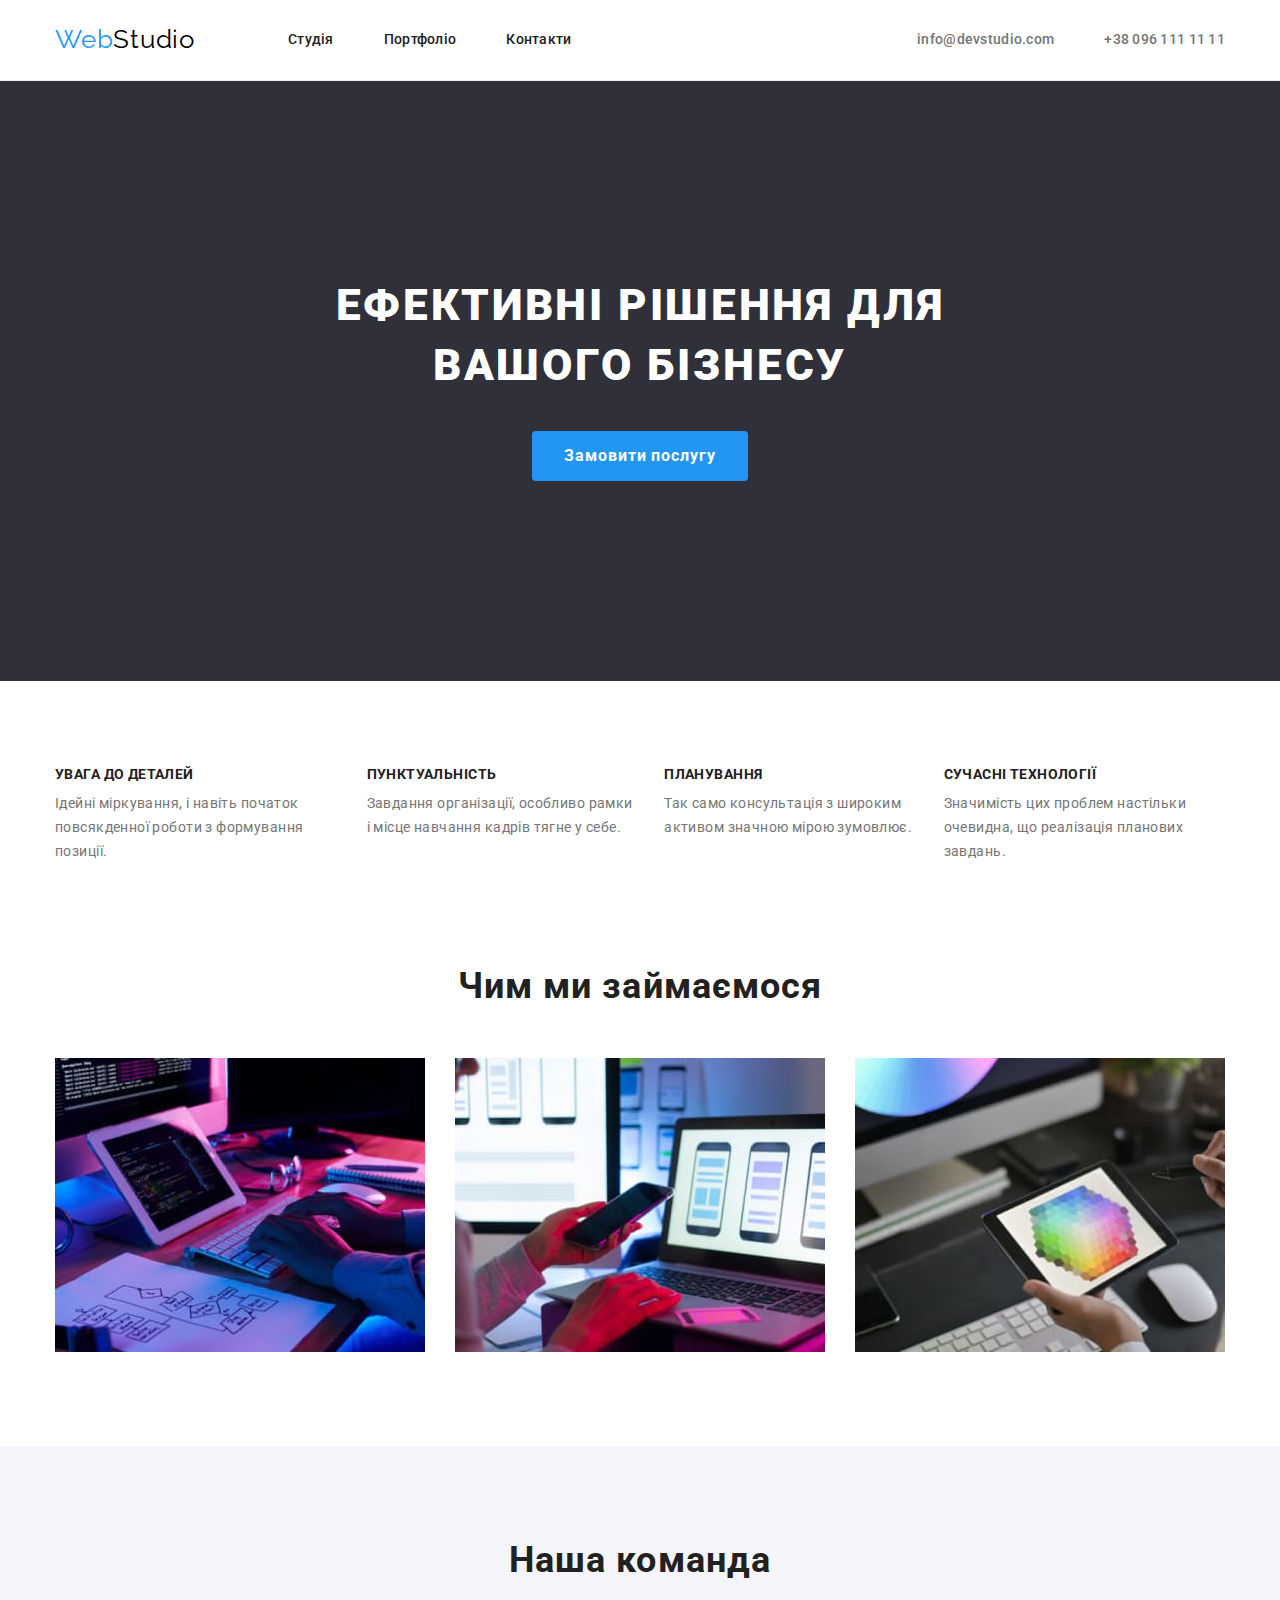
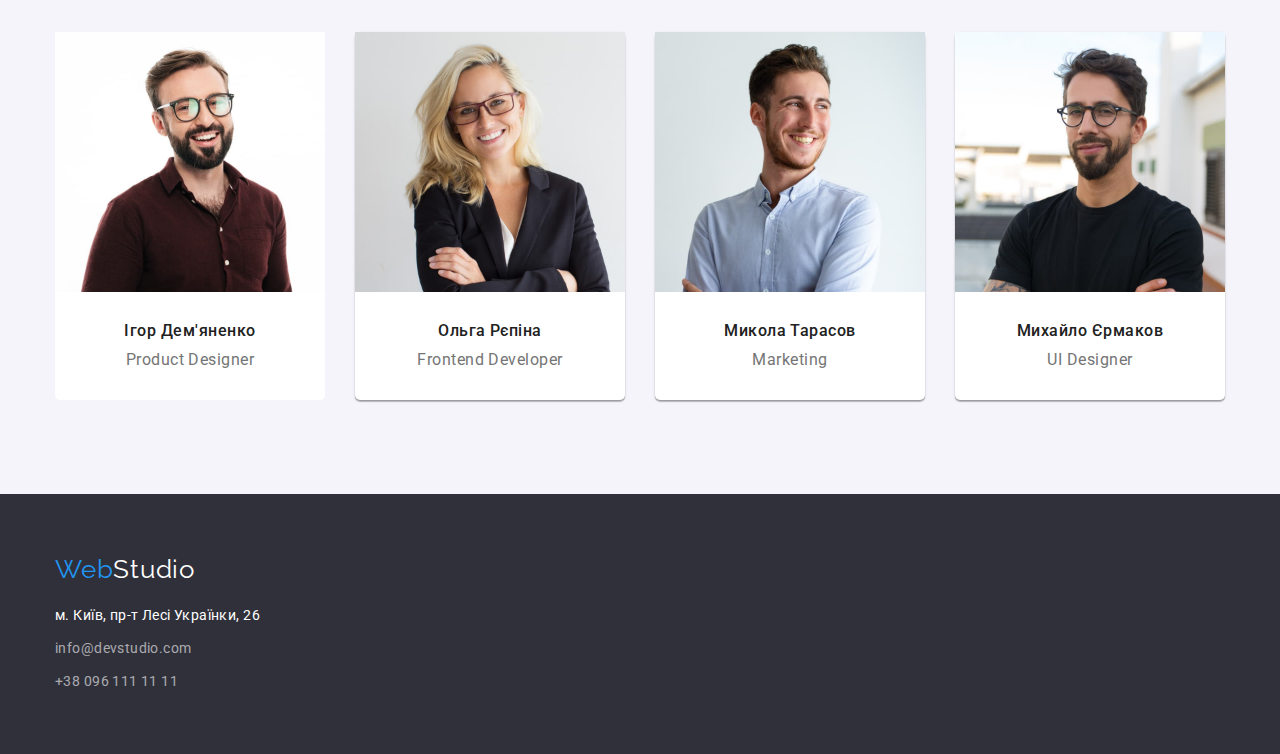
<file: index.html>
<!DOCTYPE html>
<html lang="uk">

<head>
  <meta charset="UTF-8" />
  <meta http-equiv="X-UA-Compatible" content="IE=edge" />
  <meta name="viewport" content="width=, initial-scale=1.0" />
  <title>Студія</title>
  <link rel="preconnect" href="https://fonts.googleapis.com" />
  <link rel="preconnect" href="https://fonts.gstatic.com" crossorigin />
  <link href="https://fonts.googleapis.com/css2?family=Raleway:wght@700&family=Roboto:wght@400;500;700;900&display=swap"
    rel="stylesheet" />
  <link rel="stylesheet" href="https://cdnjs.cloudflare.com/ajax/libs/modern-normalize/1.1.0/modern-normalize.css" />
  <link rel="stylesheet" href="./css/style.css" />
</head>

<body>
  <header class="header">
    <div class="container container-nav-link">
      <a href="#" class="nav-logo"><span class="nav-logo-title">Web</span>Studio</a>
      <nav class="navigation-link">
        <ul class="nav-link">
          <li><a href="#" class="link">Студія</a></li>
          <li><a href="./portfolio.html" class="link">Портфоліо</a></li>
          <li><a href="#" class="link">Контакти</a></li>
        </ul>
      </nav>
      <ul class="link-contact">
        <li>
          <a href="mailto:info@devstudio.com" class="contact contact-mail">info@devstudio.com</a>
        </li>
        <li><a href="tel:+380961111111" class="contact">+38 096 111 11 11</a></li>
      </ul>
    </div>
  </header>
  <main>
    <section class="title">
      <div class="container container-title">
        <h1 class="title-header">Ефективні рішення для вашого бізнесу</h1>
        <button type="button" class="btn">Замовити послугу</button>
      </div>
    </section>
    <section class="benefits">
      <div class="container">
        <h2 class="caption">Наші переваги</h2>
        <ul class="benefits-list">
          <li class="item">
            <h3 class="item-header">УВАГА ДО ДЕТАЛЕЙ</h3>
            <p class="text">
              Ідейні міркування, і навіть початок повсякденної роботи з формування позиції.
            </p>
          </li>
          <li class="item">
            <h3 class="item-header">ПУНКТУАЛЬНІСТЬ</h3>
            <p class="text">
              Завдання організації, особливо рамки і місце навчання кадрів тягне у себе.
            </p>
          </li>
          <li class="item">
            <h3 class="item-header">ПЛАНУВАННЯ</h3>
            <p class="text">Так само консультація з широким активом значною мірою зумовлює.</p>
          </li>
          <li class="item">
            <h3 class="item-header">СУЧАСНІ ТЕХНОЛОГІЇ</h3>
            <p class="text">
              Значимість цих проблем настільки очевидна, що реалізація планових завдань.
            </p>
          </li>
        </ul>
      </div>
    </section>
    <section class="works">
      <div class="container">
        <h2 class="work">Чим ми займаємося</h2>
        <ul class="work-photo">
          <li>
            <img src="./images/photo1.jpg" alt="людина працює на планшеті" width="370" height="294" />
          </li>
          <li>
            <img src="./images/photo2.jpg" alt="людина працює за ноутбуком" width="370" height="294" />
          </li>
          <li>
            <img src="./images/photo3.jpg" alt="людина працює на планшеті" width="370" height="294" />
          </li>
        </ul>
      </div>
    </section>
    <section class="out-team">
      <div class="container work-out-team">
        <h2 class="work ">Наша команда</h2>
        <ul class="work-team">
          <li class="player">
            <img src="./images/igor.jpg" alt="фото учасника команди" width="270" height="260" />
            <h3 class="player-team">Ігор Дем'яненко</h3>
            <p lang="en" class="job">Product Designer</p>
          </li>
          <li class="player player-teams">
            <img src="./images/olga.jpg" alt="фото учасника команди" width="270" height="260" />
            <h3 class="player-team">Ольга Рєпіна</h3>
            <p lang="en" class="job">Frontend Developer</p>
          </li>
          <li class="player player-teams">
            <img src="./images/nikolay.jpg" alt="фото учасника команди" width="270" height="260" />
            <h3 class="player-team">Микола Тарасов</h3>
            <p lang="en" class="job">Marketing</p>
          </li>
          <li class="player player-teams">
            <img src="./images/michael.jpg" alt="фото учасника команди" width="270" height="260" />
            <h3 class="player-team">Михайло Єрмаков</h3>
            <p lang="en" class="job">UI Designer</p>
          </li>
        </ul>
      </div>
    </section>
  </main>
  <footer class="basement">
    <div class="container">
      <a href="#" class="webstudio"><span class="nav-logo-title">Web</span>Studio</a>
      <address class="address">
        <a href="https://goo.gl/maps/wqp1L68H8jc3v6tp8" class="address-title">м. Київ, пр-т Лесі Українки, 26</a>
      </address>
      <ul class="link-contact-footer">
        <li>
          <a href="mailto:info@devstudio.com" class="connection connection-mail">info@devstudio.com</a>
        </li>
        <li><a href="tel:+380961111111" class="connection">+38 096 111 11 11</a></li>
      </ul>
    </div>
  </footer>
</body>

</html>
</file>
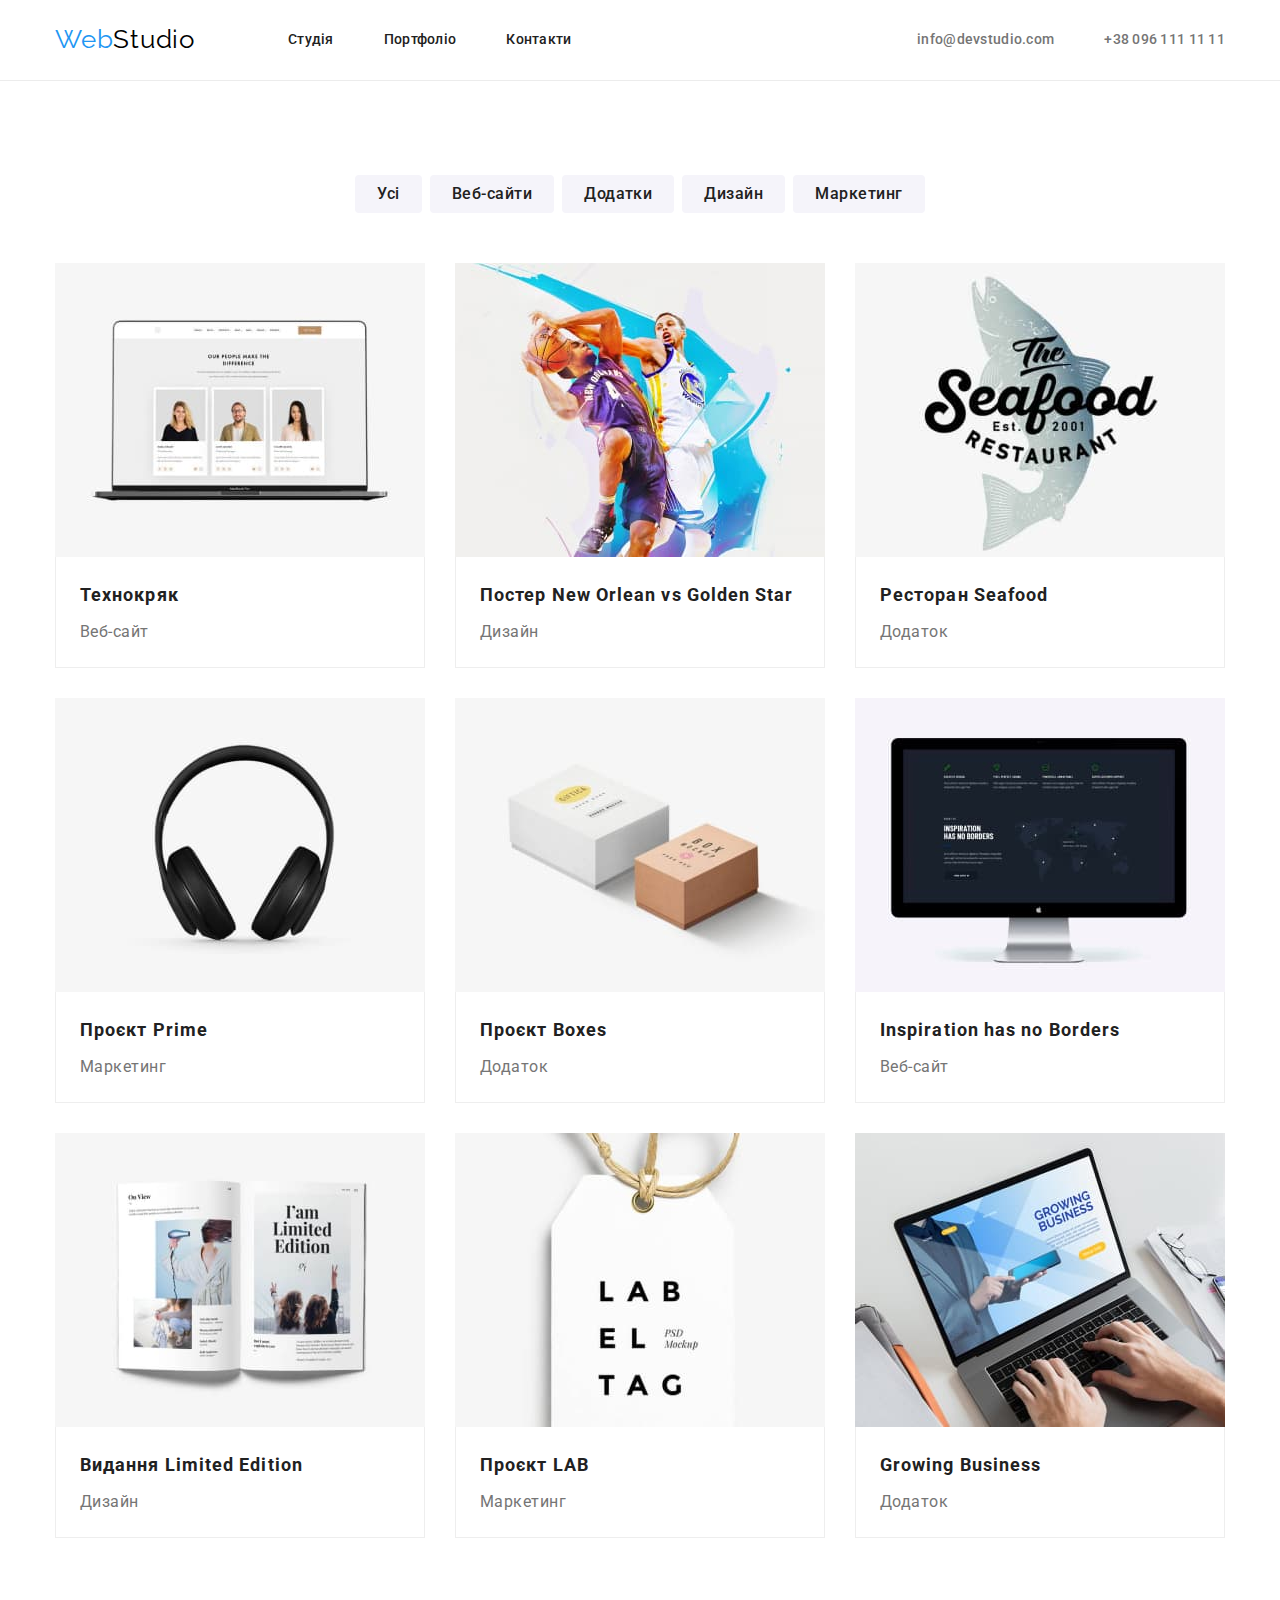
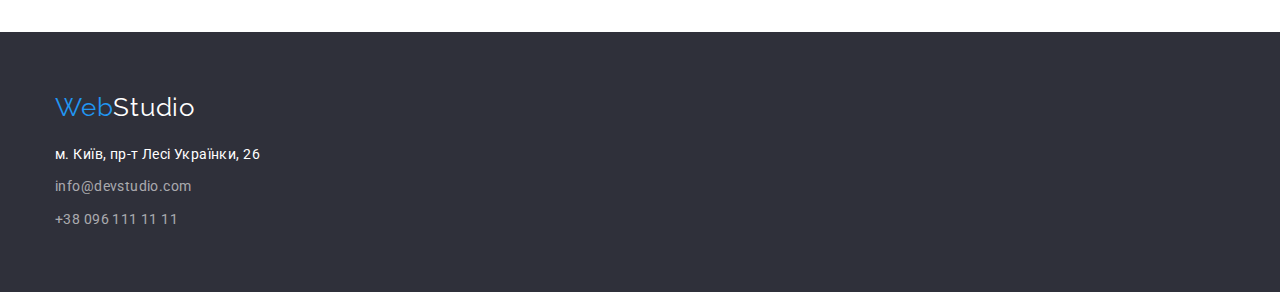
<file: portfolio.html>
<!DOCTYPE html>
<html lang="uk">

<head>
  <meta charset="UTF-8" />
  <meta http-equiv="X-UA-Compatible" content="IE=edge" />
  <meta name="viewport" content="width=, initial-scale=1.0" />
  <title>Портфоліо</title>
  <link rel="preconnect" href="https://fonts.googleapis.com" />
  <link rel="preconnect" href="https://fonts.gstatic.com" crossorigin />
  <link href="https://fonts.googleapis.com/css2?family=Raleway:wght@700&family=Roboto:wght@400;500;700;900&display=swap"
    rel="stylesheet" />
  <link rel="stylesheet" href="https://cdnjs.cloudflare.com/ajax/libs/modern-normalize/1.1.0/modern-normalize.css" />
  <link rel="stylesheet" href="./css/style.css" />
</head>

<body>
  <header class="header">
    <div class="container container-nav-link">
      <a href="#" class="nav-logo"><span class="nav-logo-title">Web</span>Studio</a>
      <nav class="navigation-link">
        <ul class="nav-link">
          <li><a href="./index.html" class="link">Студія</a></li>
          <li><a href="#" class="link">Портфоліо</a></li>
          <li><a href="#" class="link">Контакти</a></li>
        </ul>
      </nav>
      <ul class="link-contact">
        <li>
          <a href="mailto:info@devstudio.com" class="contact contact-mail">info@devstudio.com</a>
        </li>
        <li><a href="tel:+380961111111" class="contact">+38 096 111 11 11</a></li>
      </ul>
    </div>
  </header>
  <main class="content">
    <section class="section-portfolio">
      <div class="container">
        <h1 class="caption">Портфоліо</h1>
        <ul class="navigation">
          <li><button type="button" class="navigation-btn">Усі</button></li>
          <li><button type="button" class="navigation-btn">Веб-сайти</button></li>
          <li><button type="button" class="navigation-btn">Додатки</button></li>
          <li><button type="button" class="navigation-btn">Дизайн</button></li>
          <li><button type="button" class="navigation-btn">Маркетинг</button></li>
        </ul>
      </div>
      <div class="container">
        <ul class="portfolio">
          <li class="photo-items">
            <a href="#" class="photo">
              <img src="./images/technoquack.jpg" alt="ноутбук з фото" width="370" height="294" />
              <div class="informetion">
                <h2 class="portfolio-items">Технокряк</h2>
                <p class="portfolio-item">Веб-сайт</p>
              </div>
            </a>
          </li>
          <li class="photo-items">
            <a href="#" class="photo">
              <img src="./images/neworleanvsgoldenstar.jpg" alt="двоє чоловіків грають в баскетбол" width="370"
                height="294" />
              <div class="informetion">
                <h2 class="portfolio-items">Постер New Orlean vs Golden Star</h2>
                <p class="portfolio-item">Дизайн</p>
              </div>
            </a>
          </li>
          <li class="photo-items">
            <a href="#" class="photo">
              <img src="./images/seafood.jpg" alt="логотип ресторану Seafood" width="370" height="294" />
              <div class="informetion">
                <h2 class="portfolio-items">Ресторан Seafood</h2>
                <p class="portfolio-item">Додаток</p>
              </div>
            </a>
          </li>
          <li class="photo-items">
            <a href="#" class="photo">
              <img src="./images/prime.jpg" alt="навушники" width="370" height="294" />
              <div class="informetion">
                <h2 class="portfolio-items">Проєкт Prime</h2>
                <p class="portfolio-item">Маркетинг</p>
              </div>
            </a>
          </li>
          <li class="photo-items">
            <a href="#" class="photo">
              <img src="./images/boxes.jpg" alt="дві коробки" width="370" height="294" />
              <div class="informetion">
                <h2 class="portfolio-items">Проєкт Boxes</h2>
                <p class="portfolio-item">Додаток</p>
              </div>
            </a>
          </li>
          <li class="photo-items">
            <a href="#" class="photo">
              <img src="./images/inspirationhasnoborders.jpg" alt="вуб-сайт на моніторі" width="370" height="294" />
              <div class="informetion">
                <h2 class="portfolio-items">Inspiration has no Borders</h2>
                <p class="portfolio-item">Веб-сайт</p>
              </div>
            </a>
          </li>
          <li class="photo-items">
            <a href="#" class="photo">
              <img src="./images/limitededition.jpg" alt="" width="370" height="294" />
              <div class="informetion">
                <h2 class="portfolio-items">Видання Limited Edition</h2>
                <p class="portfolio-item">Дизайн</p>
              </div>
            </a>
          </li>
          <li class="photo-items">
            <a href="#" class="photo">
              <img src="./images/lab.jpg" alt="ярлик з назвю lab" width="370" height="294" />
              <div class="informetion">
                <h2 class="portfolio-items">Проєкт LAB</h2>
                <p class="portfolio-item">Маркетинг</p>
              </div>
            </a>
          </li>
          <li class="photo-items">
            <a href="#" class="photo">
              <img src="./images/growingbusiness.jpg" alt="людина працює за ноутбуком" width="370" height="294" />
              <div class="informetion">
                <h2 class="portfolio-items">Growing Business</h2>
                <p class="portfolio-item">Додаток</p>
              </div>
            </a>
          </li>
        </ul>
      </div>
    </section>
  </main>
  <footer class="basement">
    <div class="container container-contact">
      <a href="#" class="webstudio"><span class="nav-logo-title">Web</span>Studio</a>
      <address class="address">
        <a href="https://goo.gl/maps/wqp1L68H8jc3v6tp8" class="address-title">м. Київ, пр-т Лесі Українки, 26</a>
      </address>
      <ul class="link-contact-footer">
        <li>
          <a href="mailto:info@devstudio.com" class="connection connection-mail">info@devstudio.com</a>
        </li>
        <li><a href="tel:+380961111111" class="connection">+38 096 111 11 11</a></li>
      </ul>
    </div>
  </footer>
</body>

</html>
</file>
<file: css/style.css>
:root {
    --second-color: #FFFFFF;
    --brend-color: #2F303A;
    --background-team:#F5F4FA;
    --color-item-tel-mail:#757575;
    --link-decoration:none;
    --point:none;
}
h1,
h2,
h3,
h4,
h5,
h6,
p {margin: 0;}

ul{margin: 0; padding: 0;}

.container{
    width: 1200px;
    padding-left: 15px;
    padding-right: 15px;
    margin: 0 auto;
}
img{
    display: block;
}

/* ----------------------BODY---------------------------- */

.header{
 background-color: var(--second-color);
 padding-top: 24px;
 padding-bottom: 25px;
 border-bottom: 1px solid #ECECEC;
}

.container-nav-link{
    display: flex;
    align-items: center;
}




body{
font-family: 'Roboto',sans-serif;
color: #212121;
}


/* -------------------NAV--------------------------- */



.nav-logo{
    font-family: 'Raleway';
    font-size: 26px;
    line-height: 1.19;
    letter-spacing: 0.03em;
    color: #000000;
    text-decoration:var(--link-decoration);
    margin-right: 93px;
}
.nav-logo-title{
    color: #2196F3;
}
.navigation-link{
    margin-right: auto;
}

.nav-link{
    gap: 50px;
    list-style:var(--point) ;
    display: flex;
}
.link{
    text-decoration:var(--link-decoration) ;
    color: #212121;
    font-weight: 500;
    font-size: 14px;
    line-height: 1.14;
    letter-spacing: 0.02em
}
.link:hover,
.link:focus {
    color: #2196F3;
}

/* --------------------tel/mail--------------------------------- */
.link-contact{
    list-style:var(--point);
    display: flex;

}
.contact{
font-weight: 500;
font-size: 14px;
line-height: 1.14;
letter-spacing: 0.02em;
color: var(--color-item-tel-mail);
text-decoration:var(--link-decoration) ;
}
.contact:hover,
.contact:focus{
    color: #2196F3;
}
.contact-mail{
    margin-right: 50px;
}

/* --------------------------title-------------------------------- */
.title{
    background-color:var(--brend-color);
    padding-top: 195px;
    padding-bottom: 200px;
}
.container-title{
    padding: 0px;
    max-width: 696px;

}
.title-header{
    
    margin-bottom: 35px;
    
    font-weight: 900;
    font-size: 44px;
    line-height: 1.36;
    text-align: center;
    letter-spacing: 0.06em;
    text-transform: uppercase;
    color: #FFFFFF;
}
.btn{
    display:block;
    margin: 0 auto;
    padding-top: 10px;
    padding-right: 32px;
    padding-bottom: 10px;
    padding-left: 32px;

    font-family: inherit;
    font-weight: 700;
    font-size: 16px;
    line-height: 1.87;
    align-items: center;
    text-align: center;
    letter-spacing: 0.06em;
    border-radius: 4px;
    border: none;
    color: #FFFFFF;
    background: #2196F3;
    
}
/* ----------------------------BENEFITS--------------------------- */
.benefits{ 
  background-color:var(--second-color);
  padding-top: 86px;
  padding-bottom: 102px;
}
.benefits-list{
    display: flex;
    gap: 30px;
}
.text{
    
}

.caption{
    position: absolute;
    width: 1px;
    height: 1px;
    margin: -1px;
    border: 0;
    padding: 0;
    white-space: nowrap;
    clip-path: inset(100%);
    clip: rect(0 0 0 0);
    overflow: hidden;
}
.item{
    list-style:var(--point);
    flex-basis: calc((100%-90px)/4);
    
}
.item-header{
    font-size: 14px;
    line-height: 1.14;
    letter-spacing: 0.03em;
    text-transform: uppercase;
    margin-bottom: 10px;
}
.text{
    font-size: 14px;
    line-height: 1.71;
    letter-spacing: 0.03em;
    color: var(--color-item-tel-mail);
}
/* ----------------------------WORK--------------------------------- */
.works{
    background-color: var(--second-color);
    padding-bottom: 94px;
}
.out-team{
        padding-top: 94px;
            padding-bottom: 94px;
background-color: var(--background-team);
}

.work{
    margin-bottom: 50px;
    
    font-size: 36px;
    line-height: 1.16;
    text-align: center;
    letter-spacing: 0.03em;
}
.work-photo{
list-style:var(--point) ;
display: flex;
gap: 30px;
}

.work-out-team{

}
.work-team{
    list-style:var(--point) ;
    display: flex;
    gap: 30px;
    
}
.player{
    background-color: #FFFFFF;
    padding-bottom: 30px;
    border-radius: 5px;
}
.player-team{
    font-weight: 500;
    font-size: 16px;
    line-height: 1.18;
    text-align: center;
    letter-spacing: 0.03em;
    margin-top: 30px;  
}
.player-teams{
    box-shadow:0px 1px 3px rgba(0, 0, 0, 0.12),
        0px 1px 1px rgba(0, 0, 0, 0.14),
        0px 2px 1px rgba(0, 0, 0, 0.2);
}

.job{
    font-size: 16px;
    line-height: 1.18;
    text-align: center;
    letter-spacing: 0.03em;
    color: var(--color-item-tel-mail);
    margin-top: 10px;
}
/* ---------------------footer------------------------------------- */
.basement{
    background-color:var(--brend-color);
    padding-top: 60px;
    padding-bottom: 60px;
}

.webstudio{
    margin-bottom: 20px;

    display: block;
    font-family: 'Raleway';
    text-decoration:var(--link-decoration) ;
    font-size: 26px;
    line-height: 1.19;
    letter-spacing: 0.03em;
    color: #FFFFFF;
    
}
.address{
    margin-bottom: 9px;
    
}


.address-title{
    text-decoration:var(--link-decoration) ;
    font-style: normal;
    font-size: 14px;
    line-height: 1.71;
    letter-spacing: 0.03em;
    color: #FFFFFF;
}
.link-contact-footer{
    list-style: var(--point);
}
.connection{
    text-decoration:var(--link-decoration) ;
    font-size: 14px;
    line-height: 1.71;
    letter-spacing: 0.03em;
    color: rgba(255, 255, 255, 0.6);
}

.connection-mail{
    display: block;
    margin-bottom: 9px;

}
    

/* ---------------------------PORTFOLIO-------------------- */
.content{
    background-color: var(--second-color);
}
.section-portfolio{
padding-top: 94px;
padding-bottom: 94px;
}


.navigation{
    list-style:var(--point) ;
    margin-bottom: 50px ;
    display: flex;
    gap: 8px;
    justify-content: center;
    
    
}
.navigation-btn{
    padding-top: 6px;
    padding-right: 22px;
    padding-bottom: 6px;
    padding-left: 22px;

    font-family: 'Roboto';
    font-weight: 500;
    font-size: 16px;
    line-height: 1.62;
    text-align: center;
    letter-spacing: 0.03em;
    color: #212121;
    background: #F5F4FA;
    border-radius: 4px;
    border: 0px;
    cursor: pointer;
}
.navigation-btn:hover,
.navigation-btn:focus{
  background-color: #2196F3;
  color: #FFFFFF;
}
.portfolio{
    list-style:var(--point) ;
    display: flex;
    flex-wrap: wrap;
    gap: 30px;
    
}
.photo-items{

}
.informetion{
    background-color: #FFFFFF;
    border-right: 1px solid #EEEEEE;
    border-bottom: 1px solid #EEEEEE ;
    border-left: 1px solid #EEEEEE ;
    padding-left: 24px;
    padding-top: 20px;
    padding-bottom: 20px;
}
 
.photo{
    text-decoration:var(--link-decoration);
}

.portfolio-items{
    font-size: 18px;
    line-height: 2;
    letter-spacing: 0.06em;
    color:#212121;
    
}


.portfolio-item{
    margin-top: 4px;

    font-size: 16px;
    line-height: 1.87;
    letter-spacing: 0.03em;
     color: var(--color-item-tel-mail);
}
</file>
